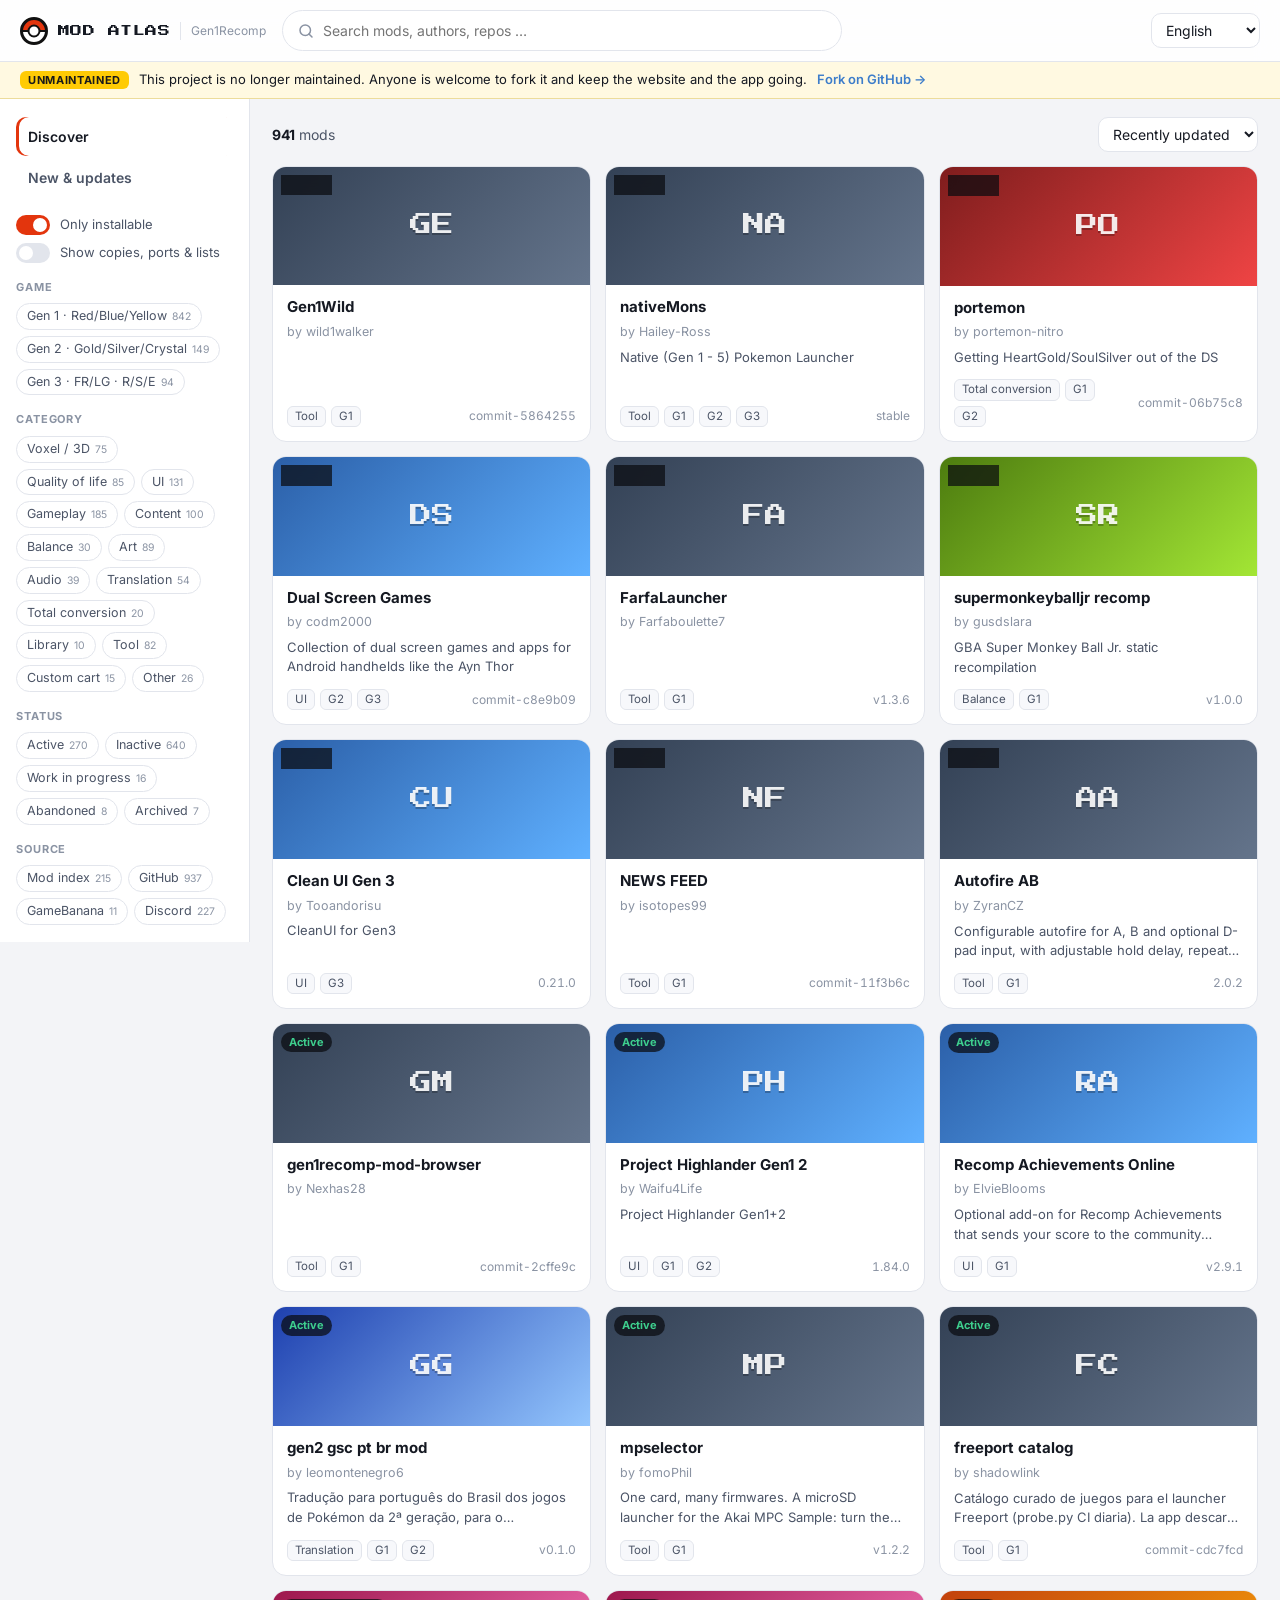
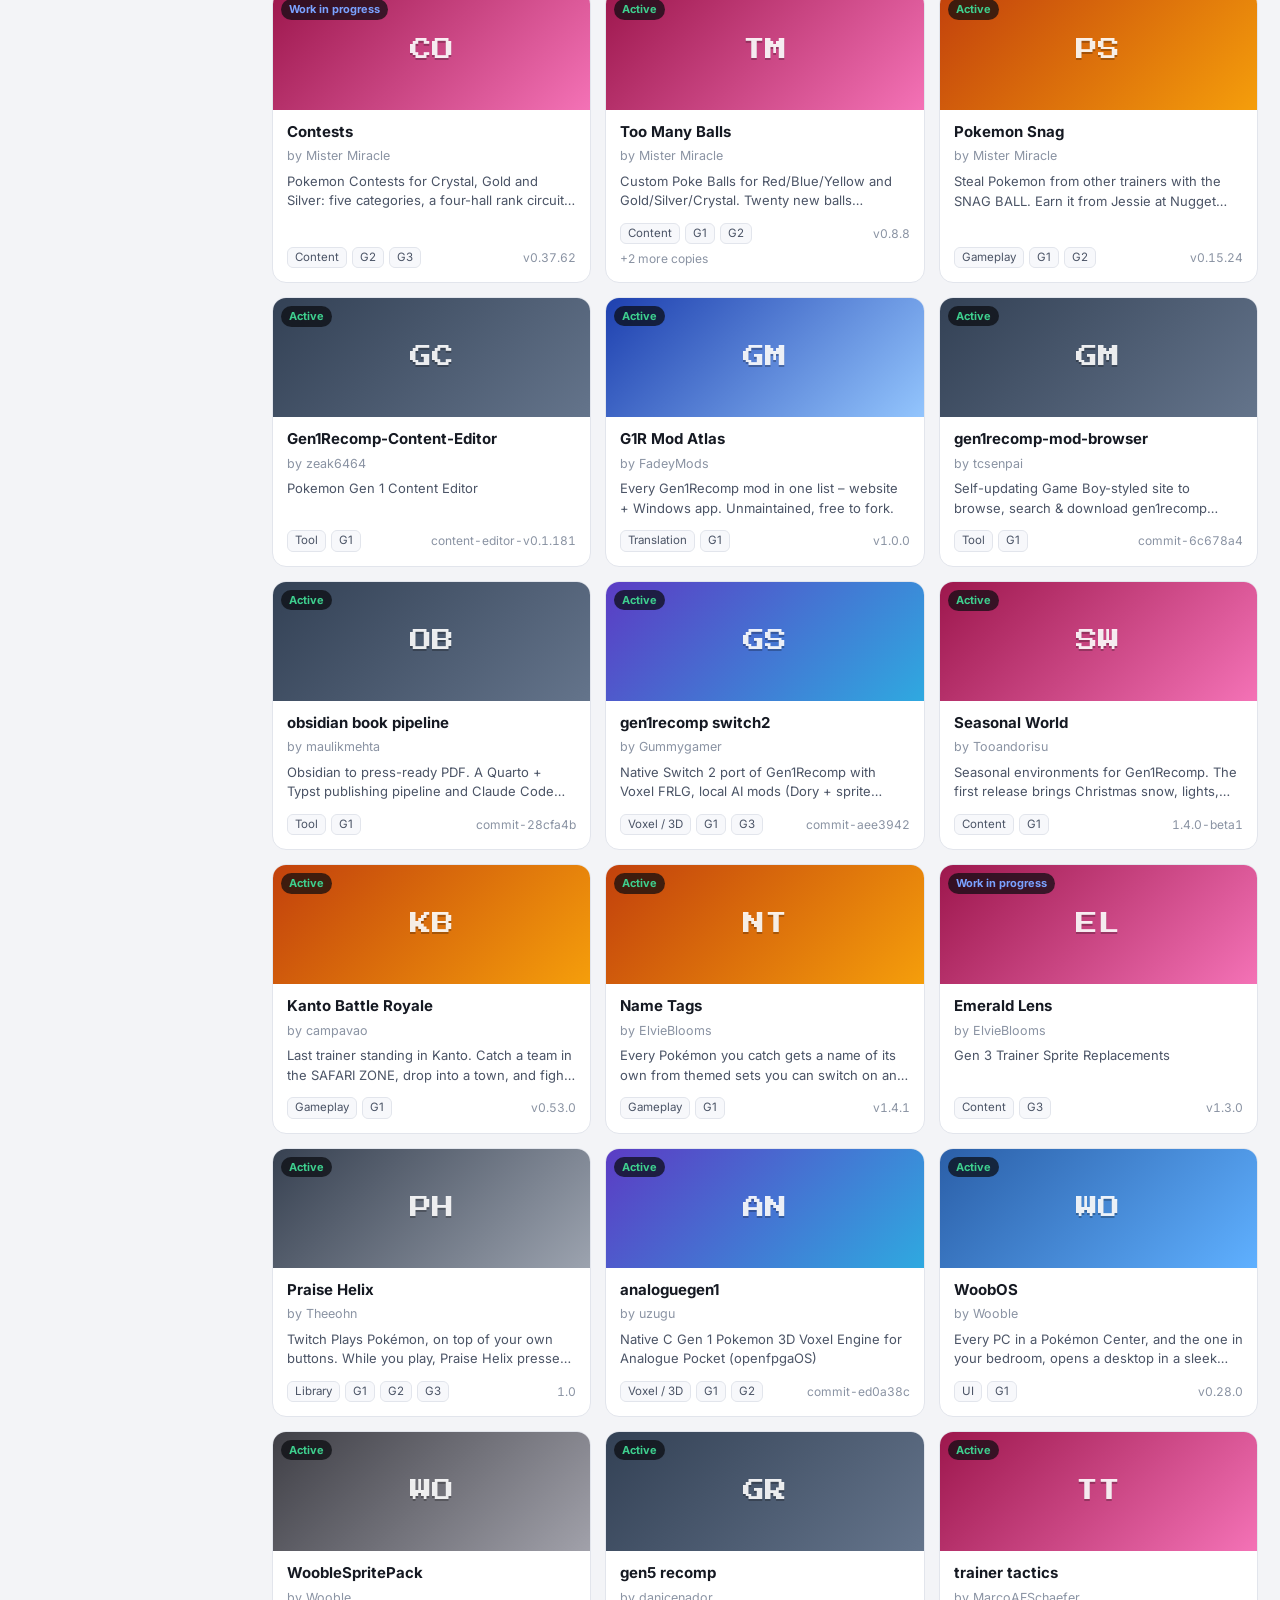
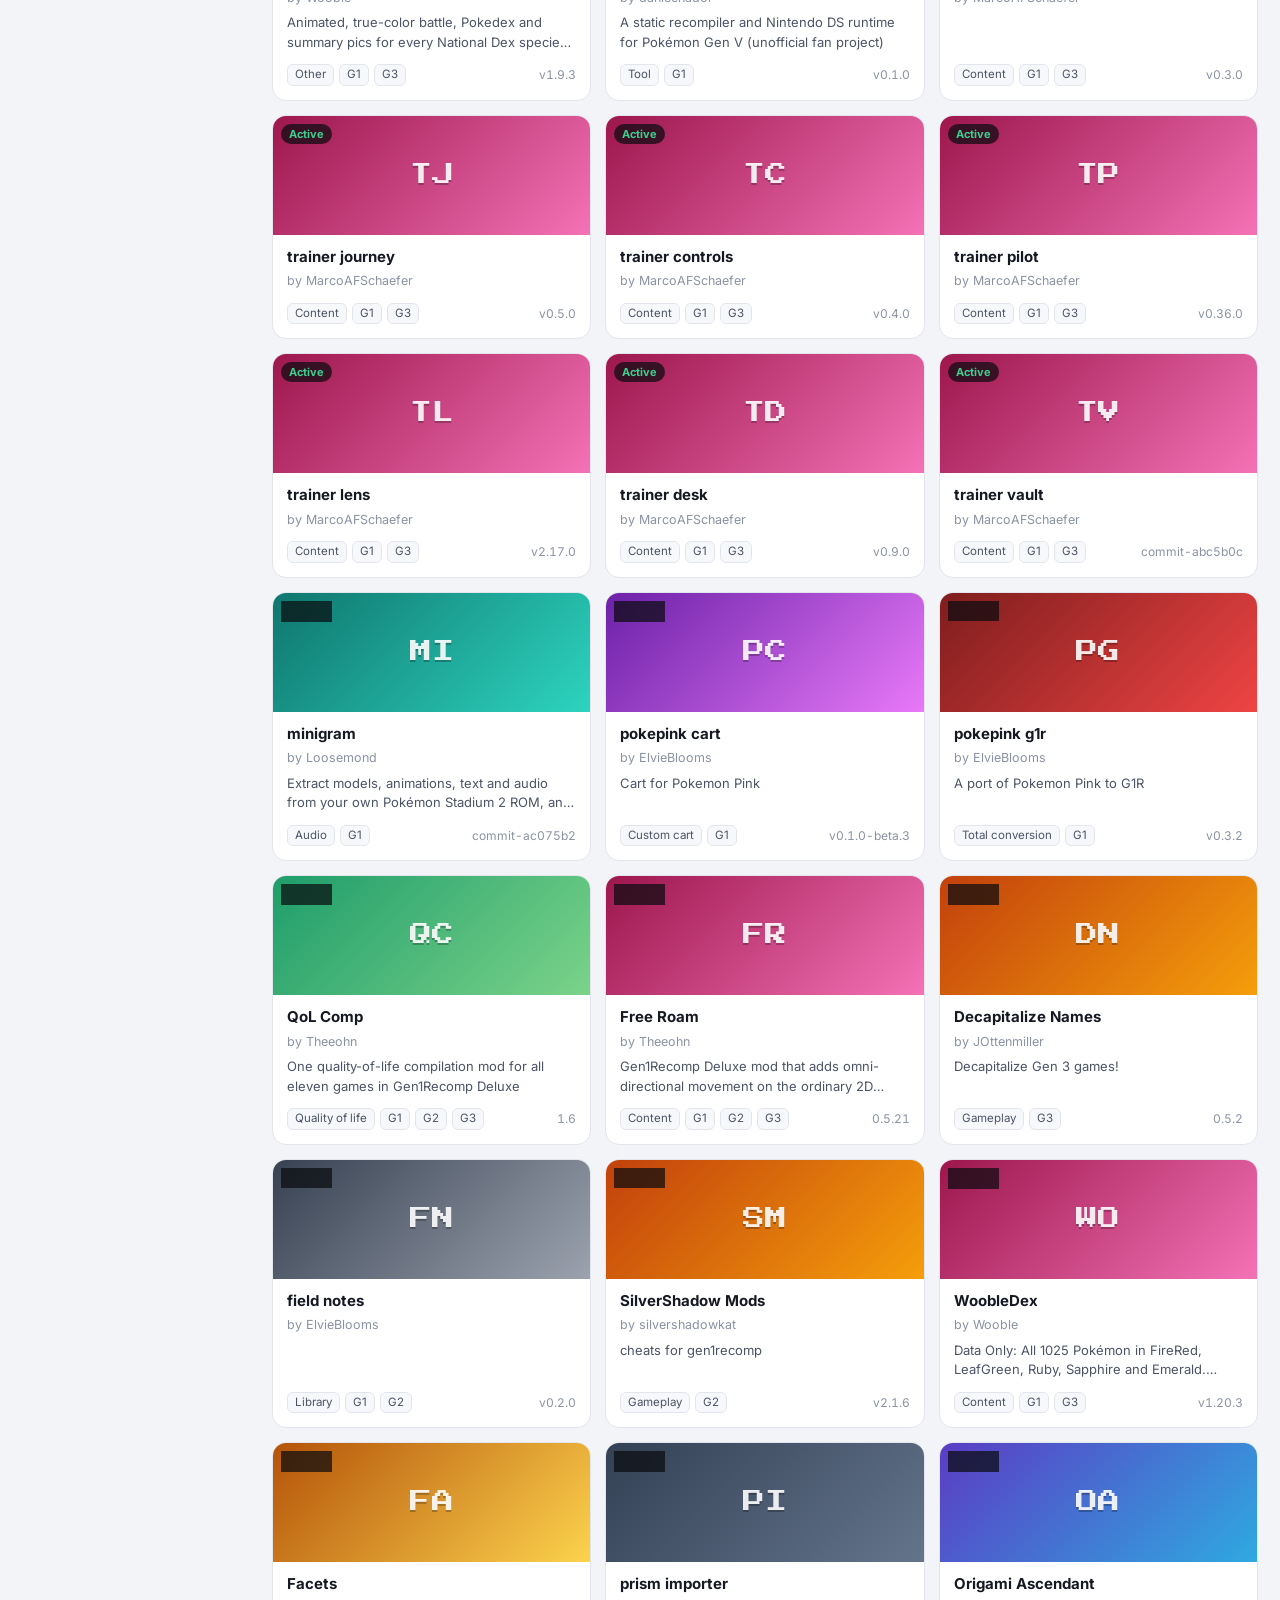
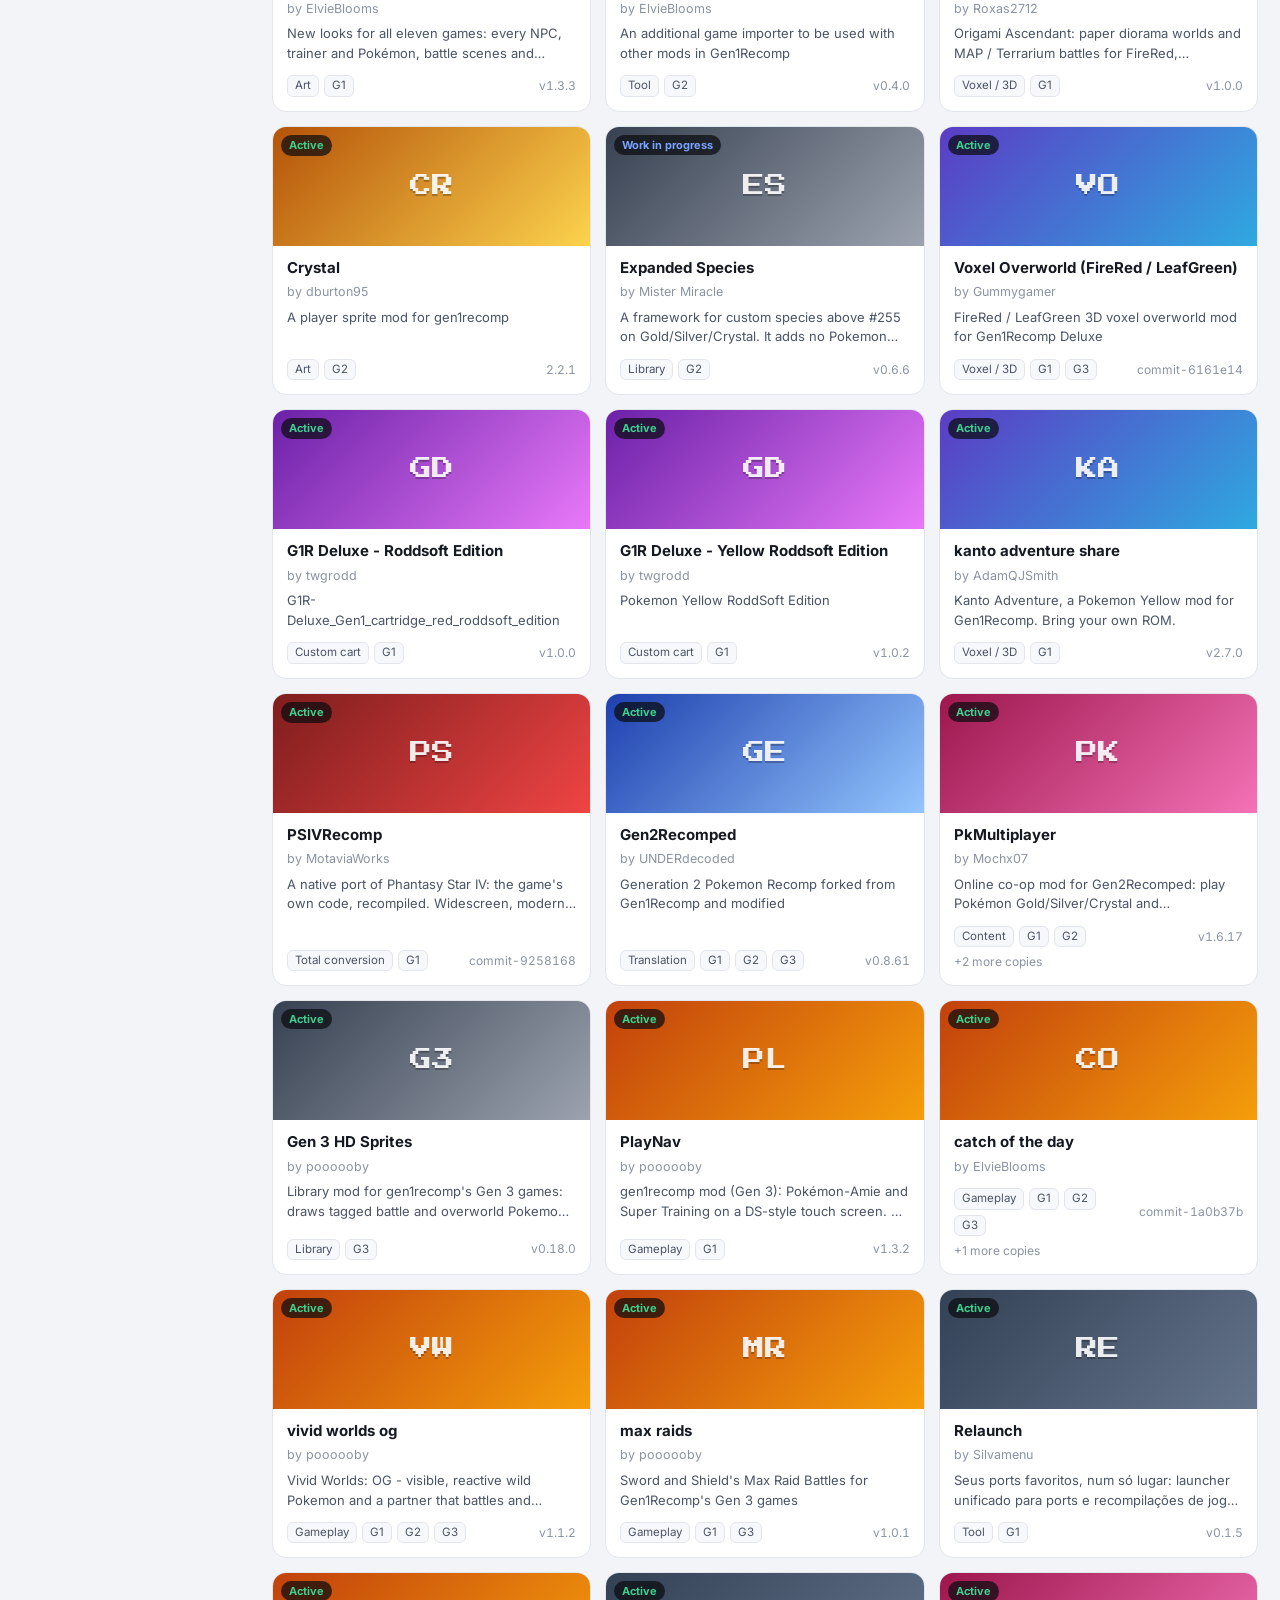
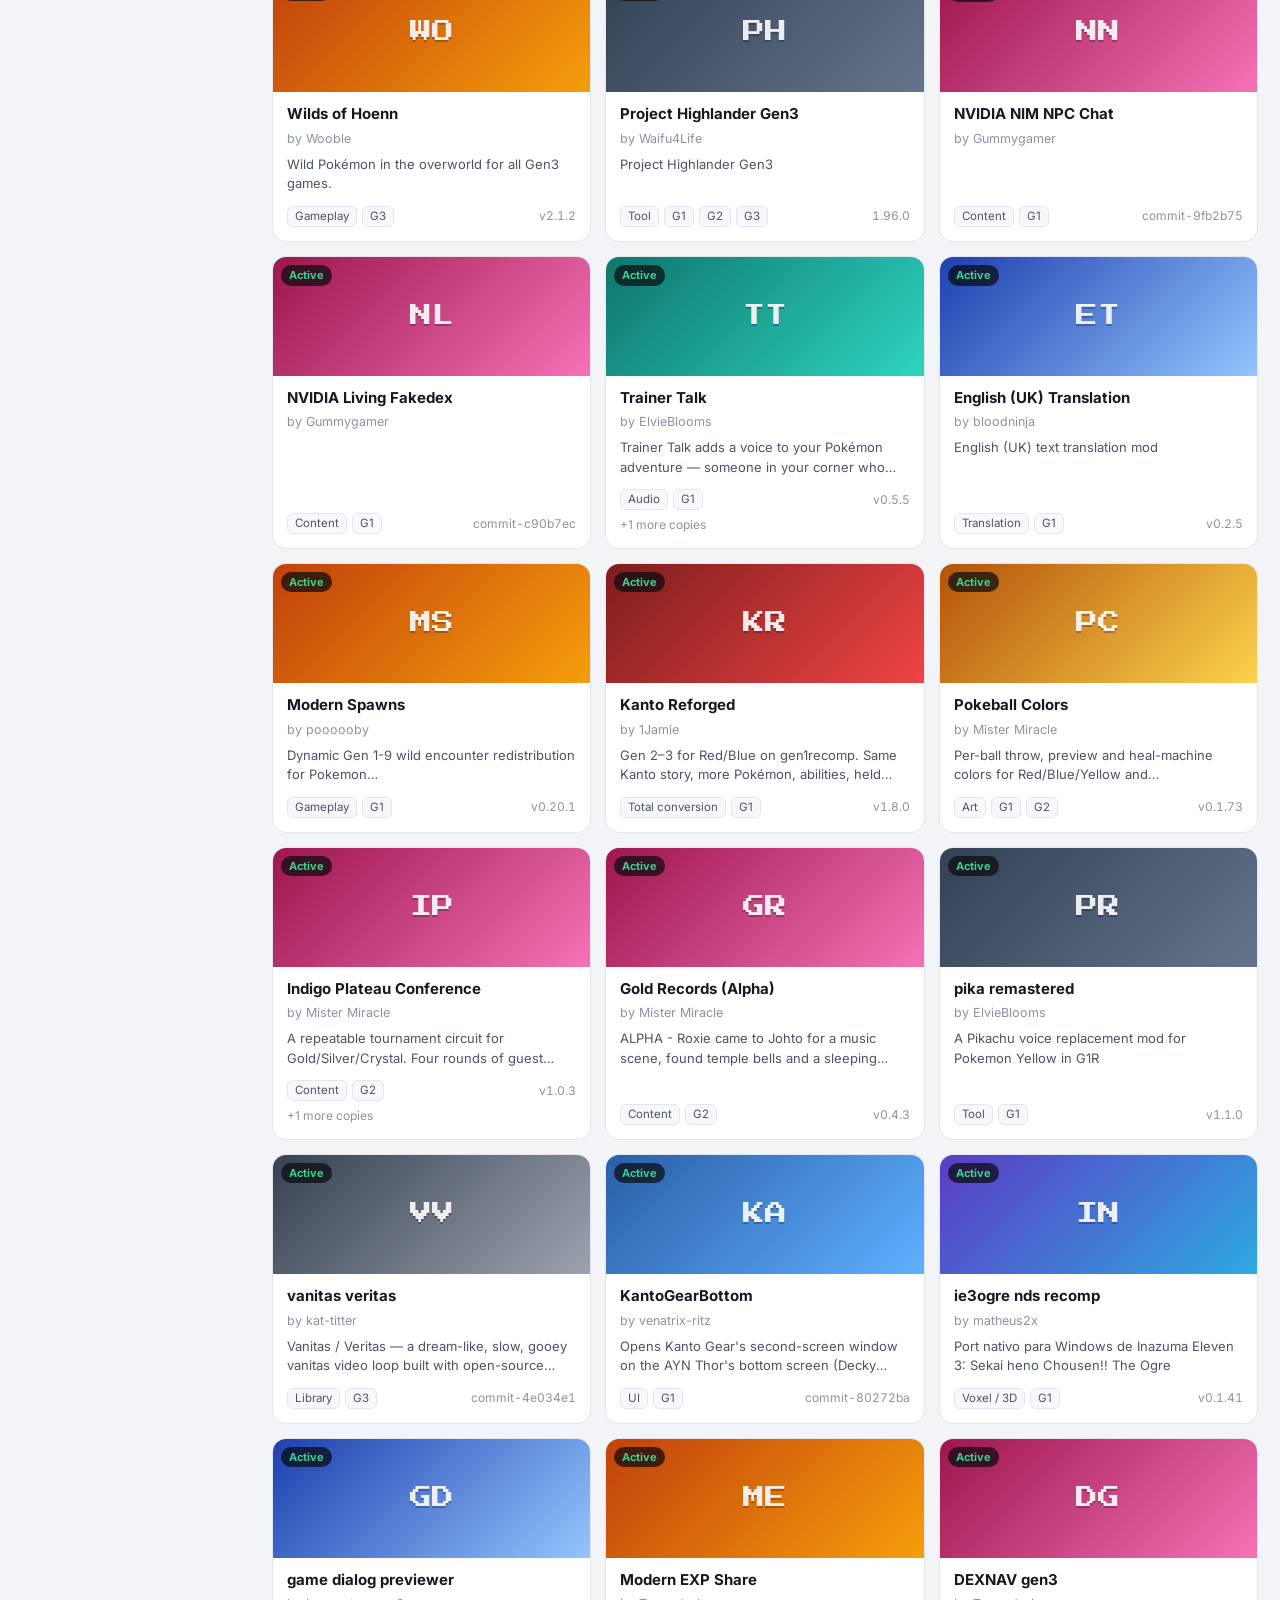
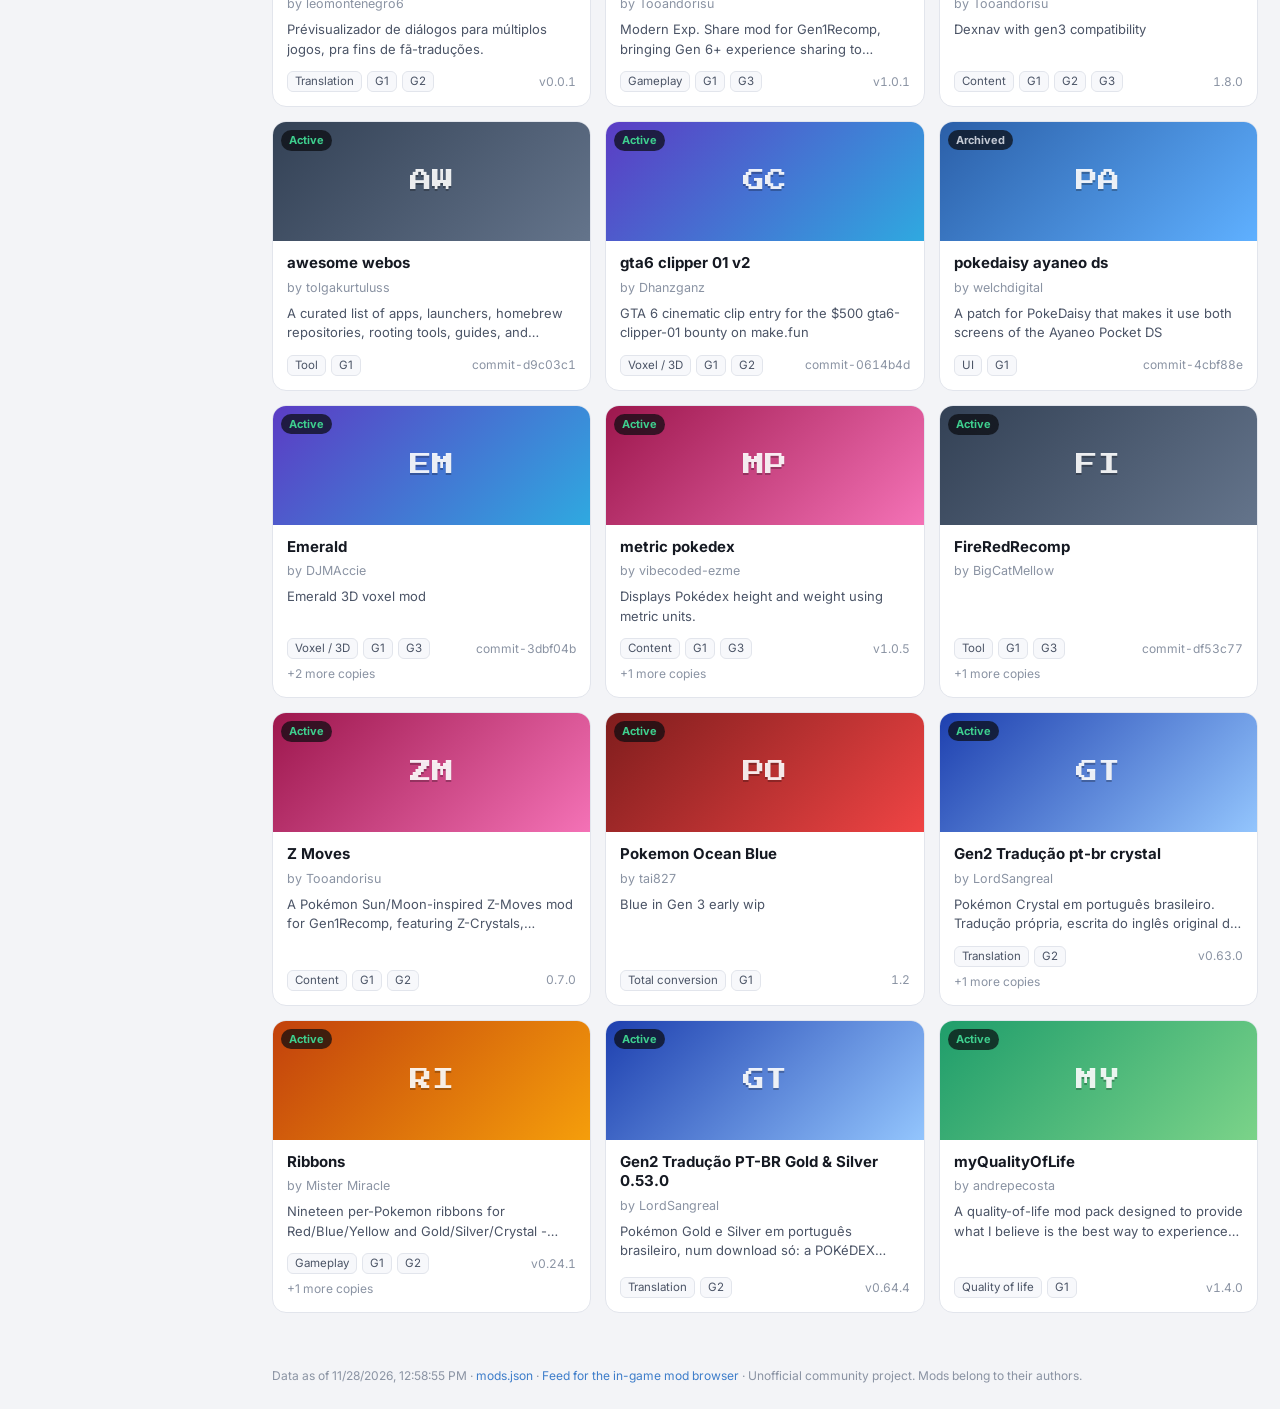
<file: docs/index.html>
<!doctype html>
<html lang="en">
<head>
<meta charset="utf-8">
<meta name="viewport" content="width=device-width, initial-scale=1">
<title>G1R Mod Atlas</title>
<meta name="description" content="Every mod for Gen1Recomp from every source: the mod index, GitHub, GameBanana and Discord, including abandoned and deleted mods.">
<link rel="icon" href="data:image/svg+xml,%3Csvg xmlns='http://www.w3.org/2000/svg' viewBox='0 0 32 32'%3E%3Ccircle cx='16' cy='16' r='14' fill='%23fff' stroke='%23222' stroke-width='3'/%3E%3Cpath d='M2 16a14 14 0 0 1 28 0z' fill='%23e3350d' stroke='%23222' stroke-width='3'/%3E%3Ccircle cx='16' cy='16' r='4' fill='%23fff' stroke='%23222' stroke-width='3'/%3E%3C/svg%3E">
<link rel="preconnect" href="https://fonts.googleapis.com">
<link rel="stylesheet" href="https://fonts.googleapis.com/css2?family=Inter:wght@400;500;600;700&family=Press+Start+2P&display=swap">
<link rel="stylesheet" href="style.css?v=4">
</head>
<body>
<header class="bar">
  <div class="bar-in">
    <a class="logo" href="#" aria-label="G1R Mod Atlas">
      <span class="ball" aria-hidden="true"></span>
      <span class="logo-txt">MOD ATLAS</span>
      <span class="logo-sub">Gen1Recomp</span>
    </a>
    <label class="search">
      <svg viewBox="0 0 24 24" aria-hidden="true"><circle cx="11" cy="11" r="7"/><path d="m20 20-4-4"/></svg>
      <input id="q" type="search" autocomplete="off" data-i18n-placeholder="search">
    </label>
    <div class="bar-right">
      <div class="app-only" id="app-actions" hidden>
        <button class="btn ghost" id="btn-updates" data-i18n="checkUpdates"></button>
        <button class="btn primary" id="btn-play" data-i18n="play"></button>
        <button class="btn icon" id="btn-settings" data-i18n-aria="settings"><svg viewBox="0 0 24 24"><circle cx="12" cy="12" r="3"/><path d="M19.4 15a1.7 1.7 0 0 0 .3 1.8l.1.1a2 2 0 1 1-2.8 2.8l-.1-.1a1.7 1.7 0 0 0-1.8-.3 1.7 1.7 0 0 0-1 1.5V21a2 2 0 1 1-4 0v-.1a1.7 1.7 0 0 0-1.1-1.5 1.7 1.7 0 0 0-1.8.3l-.1.1a2 2 0 1 1-2.8-2.8l.1-.1a1.7 1.7 0 0 0 .3-1.8 1.7 1.7 0 0 0-1.5-1H3a2 2 0 1 1 0-4h.1a1.7 1.7 0 0 0 1.5-1.1 1.7 1.7 0 0 0-.3-1.8l-.1-.1a2 2 0 1 1 2.8-2.8l.1.1a1.7 1.7 0 0 0 1.8.3H9a1.7 1.7 0 0 0 1-1.5V3a2 2 0 1 1 4 0v.1a1.7 1.7 0 0 0 1 1.5 1.7 1.7 0 0 0 1.8-.3l.1-.1a2 2 0 1 1 2.8 2.8l-.1.1a1.7 1.7 0 0 0-.3 1.8V9a1.7 1.7 0 0 0 1.5 1H21a2 2 0 1 1 0 4h-.1a1.7 1.7 0 0 0-1.5 1z"/></svg></button>
      </div>
      <select id="lang" class="lang" aria-label="Language"></select>
    </div>
  </div>
</header>

<div class="notice" role="note">
  <span class="notice-tag" data-i18n="unmaintainedTag"></span>
  <span data-i18n="unmaintainedText"></span>
  <a href="https://github.com/FadeyMods/G1R-Mod-Atlas" target="_blank" data-i18n="unmaintainedLink"></a>
</div>

<div class="layout">
  <aside class="side" id="side">
    <nav class="views">
      <button class="view on" data-view="browse"><span data-i18n="tabAll"></span></button>
      <button class="view app-only" data-view="installed" hidden><span data-i18n="tabInstalled"></span><b id="n-installed"></b></button>
      <button class="view" data-view="changes"><span data-i18n="tabChanges"></span></button>
    </nav>

    <div class="fgroup">
      <label class="switch"><input type="checkbox" id="only-installable" checked><span></span><em data-i18n="onlyInstallable"></em></label>
      <label class="switch"><input type="checkbox" id="show-hidden"><span></span><em data-i18n="showHidden"></em></label>
    </div>
    <div class="fgroup"><h4 data-i18n="fGame"></h4><div id="f-gen" class="chips"></div></div>
    <div class="fgroup"><h4 data-i18n="fCategory"></h4><div id="f-cat" class="chips"></div></div>
    <div class="fgroup"><h4 data-i18n="fStatus"></h4><div id="f-status" class="chips"></div></div>
    <div class="fgroup"><h4 data-i18n="fSource"></h4><div id="f-src" class="chips"></div></div>
    <button class="reset" id="reset" data-i18n="resetFilters"></button>
  </aside>

  <main class="main">
    <section id="v-browse">
      <div class="toolbar">
        <p class="count" id="count"></p>
        <select id="sort" data-i18n-aria="sortLabel">
          <option value="activity" data-i18n="sortActivity"></option>
          <option value="popular" data-i18n="sortPopular"></option>
          <option value="new" data-i18n="sortNew"></option>
          <option value="name" data-i18n="sortName"></option>
        </select>
      </div>
      <div id="grid" class="grid"></div>
      <div id="sentinel"></div>
    </section>

    <section id="v-changes" hidden><div id="changes"></div></section>
  </main>
</div>

<div class="drawer" id="drawer" hidden>
  <div class="drawer-bg" data-close></div>
  <article class="drawer-panel" id="drawer-panel" role="dialog" aria-modal="true"></article>
</div>

<div class="drawer" id="settings" hidden>
  <div class="drawer-bg" data-close></div>
  <article class="drawer-panel narrow" role="dialog" aria-modal="true">
    <button class="x" data-close aria-label="×">×</button>
    <h2 data-i18n="settings"></h2>
    <label class="field"><span data-i18n="saveDir"></span>
      <div class="row"><input id="set-save" readonly><button class="btn ghost" id="pick-save" data-i18n="change"></button></div>
      <small data-i18n="saveDirHint"></small>
    </label>
    <label class="field"><span data-i18n="gameExe"></span>
      <div class="row"><input id="set-exe" readonly><button class="btn ghost" id="pick-exe" data-i18n="change"></button></div>
    </label>
    <label class="field"><span data-i18n="feedUrl"></span>
      <input id="set-feed">
      <small data-i18n="feedHint"></small>
    </label>
    <div class="row end"><button class="btn primary" id="save-settings" data-i18n="saveSettings"></button></div>
  </article>
</div>

<div class="toast" id="toast" hidden></div>

<footer class="foot">
  <span data-i18n="asOf"></span> <span id="gen-at"></span> ·
  <a href="data/mods.json">mods.json</a> · <a href="data/index.json" data-i18n="gameFeed"></a> ·
  <span data-i18n="disclaimer"></span>
</footer>

<script src="i18n.js?v=4"></script>
<script src="app.js?v=4"></script>
</body>
</html>
</file>
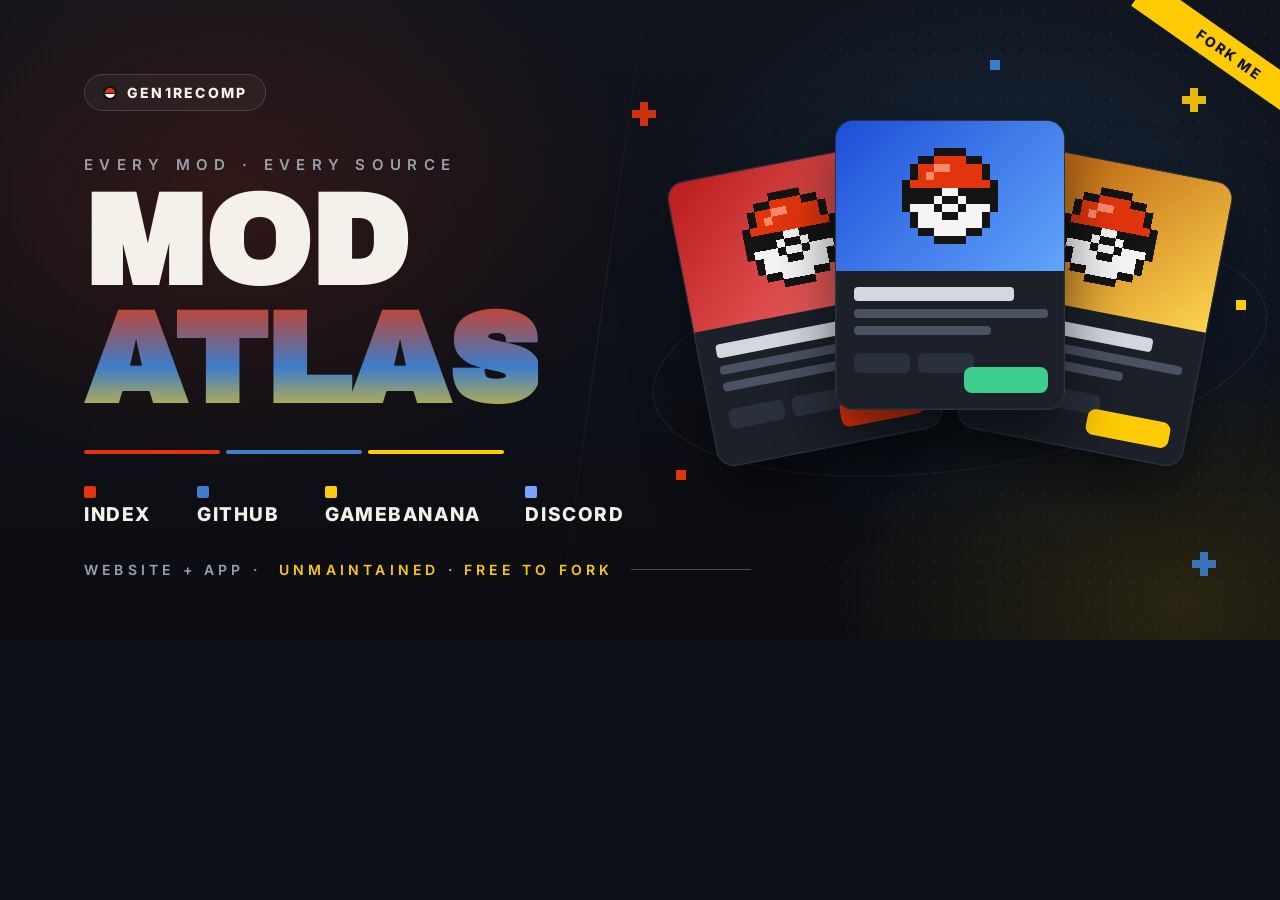
<file: assets/banner.html>
<!doctype html>
<html><head><meta charset="utf-8">
<link rel="stylesheet" href="https://fonts.googleapis.com/css2?family=Archivo+Black&family=Inter:wght@500;600;700;800&display=swap">
<style>
  * { box-sizing: border-box; margin: 0; padding: 0; }
  html, body { width: 1280px; height: 640px; overflow: hidden; background: #0d1016; }
  body { font-family: Inter, sans-serif; color: #f3f1ea; position: relative; }
  .bg { position: absolute; inset: 0;
    background:
      radial-gradient(600px 420px at 18% 30%, rgba(227,53,13,.16), transparent 70%),
      radial-gradient(520px 420px at 78% 40%, rgba(61,125,202,.22), transparent 70%),
      radial-gradient(500px 360px at 92% 95%, rgba(255,203,5,.12), transparent 70%),
      linear-gradient(180deg, #10141c, #0b0d12); }
  .split { position: absolute; top: 0; bottom: 0; left: 600px; width: 1px; transform: skewX(-8deg); background: linear-gradient(transparent, rgba(255,255,255,.08), transparent); }
  .dots { position: absolute; inset: 0; background-image: radial-gradient(rgba(255,255,255,.05) 1px, transparent 1px); background-size: 22px 22px; mask-image: linear-gradient(90deg, transparent 45%, #000 70%); }
  .left { position: absolute; left: 84px; top: 74px; width: 560px; }
  .pill { display: inline-flex; align-items: center; gap: 10px; border: 1px solid rgba(255,255,255,.14); border-radius: 999px; padding: 9px 18px; background: rgba(255,255,255,.04);
    font-weight: 800; font-size: 14px; letter-spacing: .16em; }
  .pill i { width: 14px; height: 14px; border-radius: 50%; border: 2px solid #111; background: linear-gradient(#e3350d 0 45%, #111 45% 55%, #fff 55%); }
  .kicker { margin-top: 44px; font-size: 15px; font-weight: 600; letter-spacing: .42em; color: #9aa1ad; }
  h1 { font-family: "Archivo Black", Inter, sans-serif; font-size: 128px; line-height: .92; letter-spacing: -.01em; margin-top: 10px; }
  h1 span { background: linear-gradient(180deg, #e3350d 0%, #3d7dca 55%, #ffcb05 100%); -webkit-background-clip: text; color: transparent; }
  .bars { display: flex; gap: 6px; margin-top: 30px; width: 420px; }
  .bars b { height: 4px; flex: 1; border-radius: 2px; }
  .src { display: flex; gap: 26px; margin-top: 26px; font-weight: 800; font-size: 19px; letter-spacing: .08em; }
  .src span::before { content: ""; display: inline-block; width: 12px; height: 12px; margin-right: 10px; border-radius: 2px; background: var(--c); }
  .foot { position: absolute; left: 84px; bottom: 62px; display: flex; align-items: center; gap: 18px; font-size: 14px; font-weight: 600; letter-spacing: .3em; color: #9aa1ad; }
  .foot::after { content: ""; width: 120px; height: 1px; background: rgba(255,255,255,.25); }
  .foot em { font-style: normal; color: #ffcb05; }

  .stage { position: absolute; left: 690px; top: 120px; width: 520px; height: 420px; }
  .card { position: absolute; width: 230px; height: 290px; border-radius: 18px; background: #1b2029; border: 1px solid #2c3442; overflow: hidden;
    box-shadow: 0 30px 60px rgba(0,0,0,.55), 0 0 0 1px rgba(255,255,255,.03) inset; }
  .card .top { height: 150px; display: grid; place-items: center; }
  .card .t { margin: 16px 18px 6px; height: 14px; width: 70%; border-radius: 4px; background: #e9ecf2; opacity: .9; }
  .card .s { margin: 8px 18px 0; height: 9px; width: 85%; border-radius: 4px; background: #4a5363; }
  .card .s2 { width: 60%; }
  .card .tags { display: flex; gap: 8px; margin: 18px 18px 0; }
  .card .tags i { height: 20px; width: 56px; border-radius: 6px; background: #2a313d; }
  .card .btn { position: absolute; right: 16px; bottom: 16px; height: 26px; width: 84px; border-radius: 8px; background: #e3350d; }
  .c1 { left: 0; top: 40px; transform: rotate(-11deg); } .c1 .top { background: linear-gradient(135deg, #b91c1c, #f87171); }
  .c3 { left: 290px; top: 40px; transform: rotate(11deg); } .c3 .top { background: linear-gradient(135deg, #b45309, #fcd34d); }
  .c2 { left: 145px; top: 0; z-index: 2; } .c2 .top { background: linear-gradient(135deg, #1d4ed8, #60a5fa); }
  .c3 .btn { background: #ffcb05; } .c2 .btn { background: #3ecf8e; }
  .ring { position: absolute; left: -40px; top: 120px; width: 620px; height: 230px; border: 1px solid rgba(255,255,255,.08); border-radius: 50%; transform: rotate(-8deg); }
  .spark { position: absolute; width: 8px; height: 8px; background: var(--c); box-shadow: 8px 0 var(--c), -8px 0 var(--c), 0 8px var(--c), 0 -8px var(--c); opacity: .9; }
  .sq { position: absolute; width: 10px; height: 10px; background: var(--c); }
  .ribbon { position: absolute; right: -58px; top: 38px; transform: rotate(35deg); background: #ffcb05; color: #15171c; font-weight: 800; letter-spacing: .14em; font-size: 14px; padding: 8px 70px; }
</style></head>
<body>
<div class="bg"></div><div class="dots"></div><div class="split"></div>
<div class="ribbon">FORK ME</div>

<div class="left">
  <div class="pill"><i></i>GEN1RECOMP</div>
  <div class="kicker">EVERY MOD · EVERY SOURCE</div>
  <h1>MOD<br><span>ATLAS</span></h1>
  <div class="bars"><b style="background:#e3350d"></b><b style="background:#3d7dca"></b><b style="background:#ffcb05"></b></div>
  <div class="src">
    <span style="--c:#e3350d">INDEX</span><span style="--c:#3d7dca">GITHUB</span><span style="--c:#ffcb05">GAMEBANANA</span><span style="--c:#7aa2ff">DISCORD</span>
  </div>
</div>
<div class="foot">WEBSITE + APP · <em>UNMAINTAINED · FREE TO FORK</em></div>

<div class="stage">
  <div class="ring"></div>
  <div class="card c1"><div class="top"><svg width="96" height="96" viewBox="0 0 12 12" shape-rendering="crispEdges"><g id="ball"></g></svg></div><div class="t"></div><div class="s"></div><div class="s s2"></div><div class="tags"><i></i><i></i></div><div class="btn"></div></div>
  <div class="card c3"><div class="top"><svg width="96" height="96" viewBox="0 0 12 12" shape-rendering="crispEdges"><g class="ball"></g></svg></div><div class="t"></div><div class="s"></div><div class="s s2"></div><div class="tags"><i></i><i></i></div><div class="btn"></div></div>
  <div class="card c2"><div class="top"><svg width="96" height="96" viewBox="0 0 12 12" shape-rendering="crispEdges"><g class="ball"></g></svg></div><div class="t"></div><div class="s"></div><div class="s s2"></div><div class="tags"><i></i><i></i></div><div class="btn"></div></div>
</div>
<div class="spark" style="--c:#e3350d; left:640px; top:110px"></div>
<div class="spark" style="--c:#ffcb05; left:1190px; top:96px"></div>
<div class="spark" style="--c:#3d7dca; left:1200px; top:560px"></div>
<div class="sq" style="--c:#e3350d; left:676px; top:470px"></div>
<div class="sq" style="--c:#ffcb05; left:1236px; top:300px"></div>
<div class="sq" style="--c:#3d7dca; left:990px; top:60px"></div>
<script>
  // Pixel-Pokéball 12x12: K schwarz, R rot, W weiß, H Glanzlicht
  const P = [
    "....KKKK....",
    "..KKRRRRKK..",
    ".KRRHHRRRRK.",
    ".KRHRRRRRRK.",
    "KRRRRRRRRRRK",
    "KKKKKWWKKKKK",
    "KKKKWKKWKKKK",
    "KWWWKWWKWWWK",
    ".KWWWKKWWWK.",
    ".KWWWWWWWWK.",
    "..KKWWWWKK..",
    "....KKKK....",
  ];
  const C = { K: "#141414", R: "#e3350d", W: "#f4f4f4", H: "#ff8a6a" };
  const svg = P.flatMap((row, y) => [...row].map((c, x) => C[c] ? `<rect x="${x}" y="${y}" width="1" height="1" fill="${C[c]}"/>` : "")).join("");
  document.querySelectorAll("#ball, .ball").forEach((g) => (g.innerHTML = svg));
</script>
</body></html>
</file>
<file: docs/style.css>
:root {
  --bg: #0f1218;
  --bg2: #161a22;
  --card: #1b2029;
  --card-hi: #222834;
  --line: #2a313d;
  --ink: #eef1f6;
  --ink2: #a7b0bf;
  --ink3: #6f7a8c;
  --red: #e3350d;
  --red-hi: #ff5a36;
  --yellow: #ffcb05;
  --blue: #3d7dca;
  --ok: #3ecf8e;
  --warn: #f5a524;
  --bad: #f2545b;
  --wip: #7aa2ff;
  --radius: 14px;
  --shadow: 0 10px 30px rgba(0, 0, 0, .35);
  color-scheme: dark;
}
@media (prefers-color-scheme: light) {
  :root:not([data-theme="dark"]) {
    --bg: #f3f4f7; --bg2: #ffffff; --card: #ffffff; --card-hi: #f7f8fb; --line: #e2e5ec;
    --ink: #151922; --ink2: #4b5466; --ink3: #8a93a3; --shadow: 0 10px 30px rgba(20, 25, 40, .10);
    color-scheme: light;
  }
}
* { box-sizing: border-box; }
html, body { margin: 0; }
body { background: var(--bg); color: var(--ink); font: 14px/1.5 Inter, system-ui, "Segoe UI", sans-serif; }
a { color: var(--blue); text-decoration: none; }
a:hover { text-decoration: underline; }
button { font: inherit; color: inherit; }
svg { width: 18px; height: 18px; fill: none; stroke: currentColor; stroke-width: 2; stroke-linecap: round; stroke-linejoin: round; }
[hidden] { display: none !important; }

/* ---------- Top bar */
.bar { position: sticky; top: 0; z-index: 20; background: color-mix(in srgb, var(--bg2) 88%, transparent); backdrop-filter: blur(12px); border-bottom: 1px solid var(--line); }
.bar-in { display: flex; align-items: center; gap: 16px; padding: 10px 20px; }
.logo { display: flex; align-items: center; gap: 10px; color: var(--ink); text-decoration: none !important; flex: none; }
.ball { width: 28px; height: 28px; border-radius: 50%; border: 3px solid #111; position: relative; overflow: hidden;
  background: linear-gradient(var(--red) 0 46%, #111 46% 54%, #fff 54%); box-shadow: 0 0 0 2px var(--bg2); }
.ball::after { content: ""; position: absolute; inset: 50% auto auto 50%; width: 9px; height: 9px; transform: translate(-50%, -50%); border-radius: 50%; background: #fff; border: 2.5px solid #111; }
.logo-txt { font-family: "Press Start 2P", monospace; font-size: 12px; letter-spacing: .04em; }
.logo-sub { color: var(--ink3); font-size: 12px; border-left: 1px solid var(--line); padding-left: 10px; }
.search { flex: 1; max-width: 560px; display: flex; align-items: center; gap: 8px; background: var(--card); border: 1px solid var(--line); border-radius: 999px; padding: 0 14px; color: var(--ink3); }
.search:focus-within { border-color: var(--red); }
.search input { flex: 1; min-width: 0; border: 0; outline: 0; background: none; color: var(--ink); font: inherit; padding: 9px 0; }
.bar-right { margin-left: auto; display: flex; align-items: center; gap: 10px; }
.app-only { display: flex; gap: 8px; }
.lang, #sort { background: var(--card); color: var(--ink); border: 1px solid var(--line); border-radius: 10px; padding: 7px 10px; font: inherit; }

.btn { border: 1px solid var(--line); background: var(--card); border-radius: 10px; padding: 7px 14px; cursor: pointer; font-weight: 600; display: inline-flex; align-items: center; gap: 6px; white-space: nowrap; }
.btn:hover { background: var(--card-hi); }
.btn.primary { background: var(--red); border-color: var(--red); color: #fff; }
.btn.primary:hover { background: var(--red-hi); }
.btn.ghost { background: transparent; }
.btn.icon { padding: 7px; }
.btn.ok { background: color-mix(in srgb, var(--ok) 18%, transparent); color: var(--ok); border-color: transparent; }
.btn.upd { background: var(--yellow); color: #1a1a1a; border-color: var(--yellow); }
.btn:disabled { opacity: .55; cursor: default; }

/* ---------- Hinweis: Projekt wird nicht mehr gepflegt */
.notice { display: flex; flex-wrap: wrap; align-items: center; gap: 6px 10px; padding: 8px 20px; font-size: 13px;
  background: color-mix(in srgb, var(--yellow) 12%, var(--bg2)); border-bottom: 1px solid color-mix(in srgb, var(--yellow) 35%, var(--line)); color: var(--ink); }
.notice-tag { font-weight: 700; font-size: 11px; letter-spacing: .06em; text-transform: uppercase; background: var(--yellow); color: #1a1a1a; border-radius: 6px; padding: 1px 8px; }
.notice a { font-weight: 600; }

/* ---------- Layout */
.layout { display: grid; grid-template-columns: 250px 1fr; min-height: calc(100vh - 120px); }
.side { position: sticky; top: 57px; align-self: start; height: calc(100vh - 57px); overflow: auto; padding: 18px 16px 30px; border-right: 1px solid var(--line); background: var(--bg2); }
.views { display: grid; gap: 2px; margin-bottom: 18px; }
.view { text-align: left; background: none; border: 0; border-radius: 10px; padding: 9px 12px; cursor: pointer; color: var(--ink2); font-weight: 600; display: flex; justify-content: space-between; }
.view:hover { background: var(--card); }
.view.on { background: var(--card); color: var(--ink); box-shadow: inset 3px 0 0 var(--red); }
.view b { background: var(--red); color: #fff; border-radius: 999px; padding: 0 7px; font-size: 12px; }
.fgroup { margin-bottom: 16px; }
.fgroup h4 { margin: 0 0 8px; font-size: 11px; text-transform: uppercase; letter-spacing: .08em; color: var(--ink3); }
.chips { display: flex; flex-wrap: wrap; gap: 6px; }
.chip { border: 1px solid var(--line); background: var(--card); border-radius: 999px; padding: 3px 10px; font-size: 12.5px; cursor: pointer; color: var(--ink2); }
.chip small { color: var(--ink3); margin-left: 5px; }
.chip:hover { border-color: var(--ink3); }
.chip.on { background: var(--ink); color: var(--bg); border-color: var(--ink); }
.chip.on small { color: inherit; opacity: .6; }
.switch { display: flex; align-items: center; gap: 10px; margin-bottom: 8px; cursor: pointer; color: var(--ink2); font-size: 13px; }
.switch input { display: none; }
.switch span { width: 34px; height: 20px; border-radius: 999px; background: var(--line); position: relative; flex: none; transition: background .15s; }
.switch span::after { content: ""; position: absolute; top: 3px; left: 3px; width: 14px; height: 14px; border-radius: 50%; background: #fff; transition: transform .15s; }
.switch input:checked + span { background: var(--red); }
.switch input:checked + span::after { transform: translateX(14px); }
.switch em { font-style: normal; }
.reset { background: none; border: 0; color: var(--ink3); cursor: pointer; padding: 0; text-decoration: underline; font-size: 12.5px; }

.main { padding: 18px 22px 40px; min-width: 0; }
.toolbar { display: flex; align-items: center; justify-content: space-between; gap: 12px; margin-bottom: 14px; }
.count { margin: 0; color: var(--ink2); }
.count b { color: var(--ink); }

/* ---------- Cards */
.grid { display: grid; grid-template-columns: repeat(auto-fill, minmax(270px, 1fr)); gap: 14px; }
.card { background: var(--card); border: 1px solid var(--line); border-radius: var(--radius); overflow: hidden; display: flex; flex-direction: column; cursor: pointer; transition: transform .12s, border-color .12s, box-shadow .12s; }
.card:hover { transform: translateY(-2px); border-color: color-mix(in srgb, var(--red) 55%, var(--line)); box-shadow: var(--shadow); }
.thumb { aspect-ratio: 16 / 6; background: var(--card-hi); position: relative; overflow: hidden; }
.thumb img { position: relative; z-index: 1; width: 100%; height: 100%; object-fit: cover; display: block; }
.badges { z-index: 2; }
.ph { position: absolute; inset: 0; display: grid; place-items: center; font-family: "Press Start 2P", monospace; font-size: 22px; color: rgba(255, 255, 255, .9); text-shadow: 0 2px 0 rgba(0, 0, 0, .25); }
.badges { position: absolute; top: 8px; left: 8px; right: 8px; display: flex; gap: 6px; justify-content: space-between; }
.pill { font-size: 11px; font-weight: 700; padding: 2px 8px; border-radius: 999px; background: rgba(10, 12, 16, .72); color: #fff; backdrop-filter: blur(6px); }
.pill.st-active { color: var(--ok); } .pill.st-inactive { color: var(--warn); } .pill.st-wip { color: var(--wip); }
.pill.st-abandoned, .pill.st-archived { color: #c3c9d4; } .pill.st-deleted { color: var(--bad); }
.pill.inst { background: var(--ok); color: #062; } .pill.upd { background: var(--yellow); color: #222; }
.body { padding: 12px 14px 14px; display: flex; flex-direction: column; gap: 6px; flex: 1; }
.title { font-weight: 700; font-size: 15px; line-height: 1.3; }
.by { color: var(--ink3); font-size: 12.5px; }
.sum { color: var(--ink2); font-size: 13px; display: -webkit-box; -webkit-line-clamp: 2; -webkit-box-orient: vertical; overflow: hidden; }
.foot-row { margin-top: auto; display: flex; align-items: center; gap: 8px; justify-content: space-between; padding-top: 6px; }
.tags { display: flex; gap: 5px; flex-wrap: wrap; }
.tag { font-size: 11.5px; background: var(--card-hi); border: 1px solid var(--line); color: var(--ink2); border-radius: 6px; padding: 1px 7px; }
.ver { font-size: 12px; color: var(--ink3); font-variant-numeric: tabular-nums; white-space: nowrap; }
.more-var { font-size: 12px; color: var(--ink3); }

/* ---------- Drawer */
.drawer { position: fixed; inset: 0; z-index: 50; }
.drawer-bg { position: absolute; inset: 0; background: rgba(5, 7, 10, .6); }
.drawer-panel { position: absolute; right: 0; top: 0; bottom: 0; width: min(620px, 100%); background: var(--bg2); border-left: 1px solid var(--line); overflow: auto; padding: 0 0 30px; box-shadow: var(--shadow); }
.drawer-panel.narrow { width: min(460px, 100%); padding: 24px; }
.drawer-panel .thumb { aspect-ratio: 16 / 7; }
.d-in { padding: 18px 24px; display: grid; gap: 14px; }
.d-in h2 { margin: 0; font-size: 22px; }
.x { position: absolute; top: 12px; right: 12px; z-index: 2; width: 34px; height: 34px; border-radius: 50%; border: 0; background: rgba(10, 12, 16, .7); color: #fff; font-size: 20px; cursor: pointer; }
.facts { display: grid; grid-template-columns: repeat(auto-fill, minmax(130px, 1fr)); gap: 10px; }
.fact { background: var(--card); border: 1px solid var(--line); border-radius: 10px; padding: 8px 10px; }
.fact span { display: block; font-size: 11px; text-transform: uppercase; letter-spacing: .06em; color: var(--ink3); }
.fact b { font-size: 13.5px; overflow-wrap: anywhere; }
.actions { display: flex; gap: 8px; flex-wrap: wrap; }
.linklist { display: flex; gap: 14px; flex-wrap: wrap; }
.vars { display: grid; gap: 6px; }
.var { display: flex; justify-content: space-between; gap: 10px; background: var(--card); border: 1px solid var(--line); border-radius: 10px; padding: 8px 10px; font-size: 13px; }
.desc { color: var(--ink2); white-space: pre-wrap; overflow-wrap: anywhere; }
.note { background: color-mix(in srgb, var(--warn) 12%, transparent); border: 1px solid color-mix(in srgb, var(--warn) 35%, transparent); border-radius: 10px; padding: 10px 12px; color: var(--ink); font-size: 13px; }

.field { display: grid; gap: 6px; margin: 16px 0; }
.field > span { font-weight: 600; }
.field input { width: 100%; background: var(--card); color: var(--ink); border: 1px solid var(--line); border-radius: 10px; padding: 8px 10px; font: inherit; }
.field small { color: var(--ink3); }
.row { display: flex; gap: 8px; }
.row.end { justify-content: flex-end; }

/* ---------- Changes */
.run { background: var(--card); border: 1px solid var(--line); border-radius: var(--radius); padding: 14px 16px; margin-bottom: 12px; }
.run h3 { margin: 0 0 8px; font-size: 15px; }
.run ul { margin: 4px 0 10px; padding-left: 18px; color: var(--ink2); }
.empty { color: var(--ink3); }

.toast { position: fixed; bottom: 20px; left: 50%; transform: translateX(-50%); background: var(--ink); color: var(--bg); padding: 10px 16px; border-radius: 10px; font-weight: 600; z-index: 60; box-shadow: var(--shadow); max-width: 90vw; }
.foot { color: var(--ink3); font-size: 12px; padding: 14px 22px 24px 272px; }

@media (max-width: 860px) {
  .layout { grid-template-columns: 1fr; }
  .side { position: static; height: auto; border-right: 0; border-bottom: 1px solid var(--line); }
  .logo-sub { display: none; }
  .bar-in { flex-wrap: wrap; padding: 10px 16px; }
  .search { order: 3; max-width: none; flex-basis: 100%; }
  .main { padding: 16px; }
  .foot { padding: 14px 16px 24px; }
}
</file>
